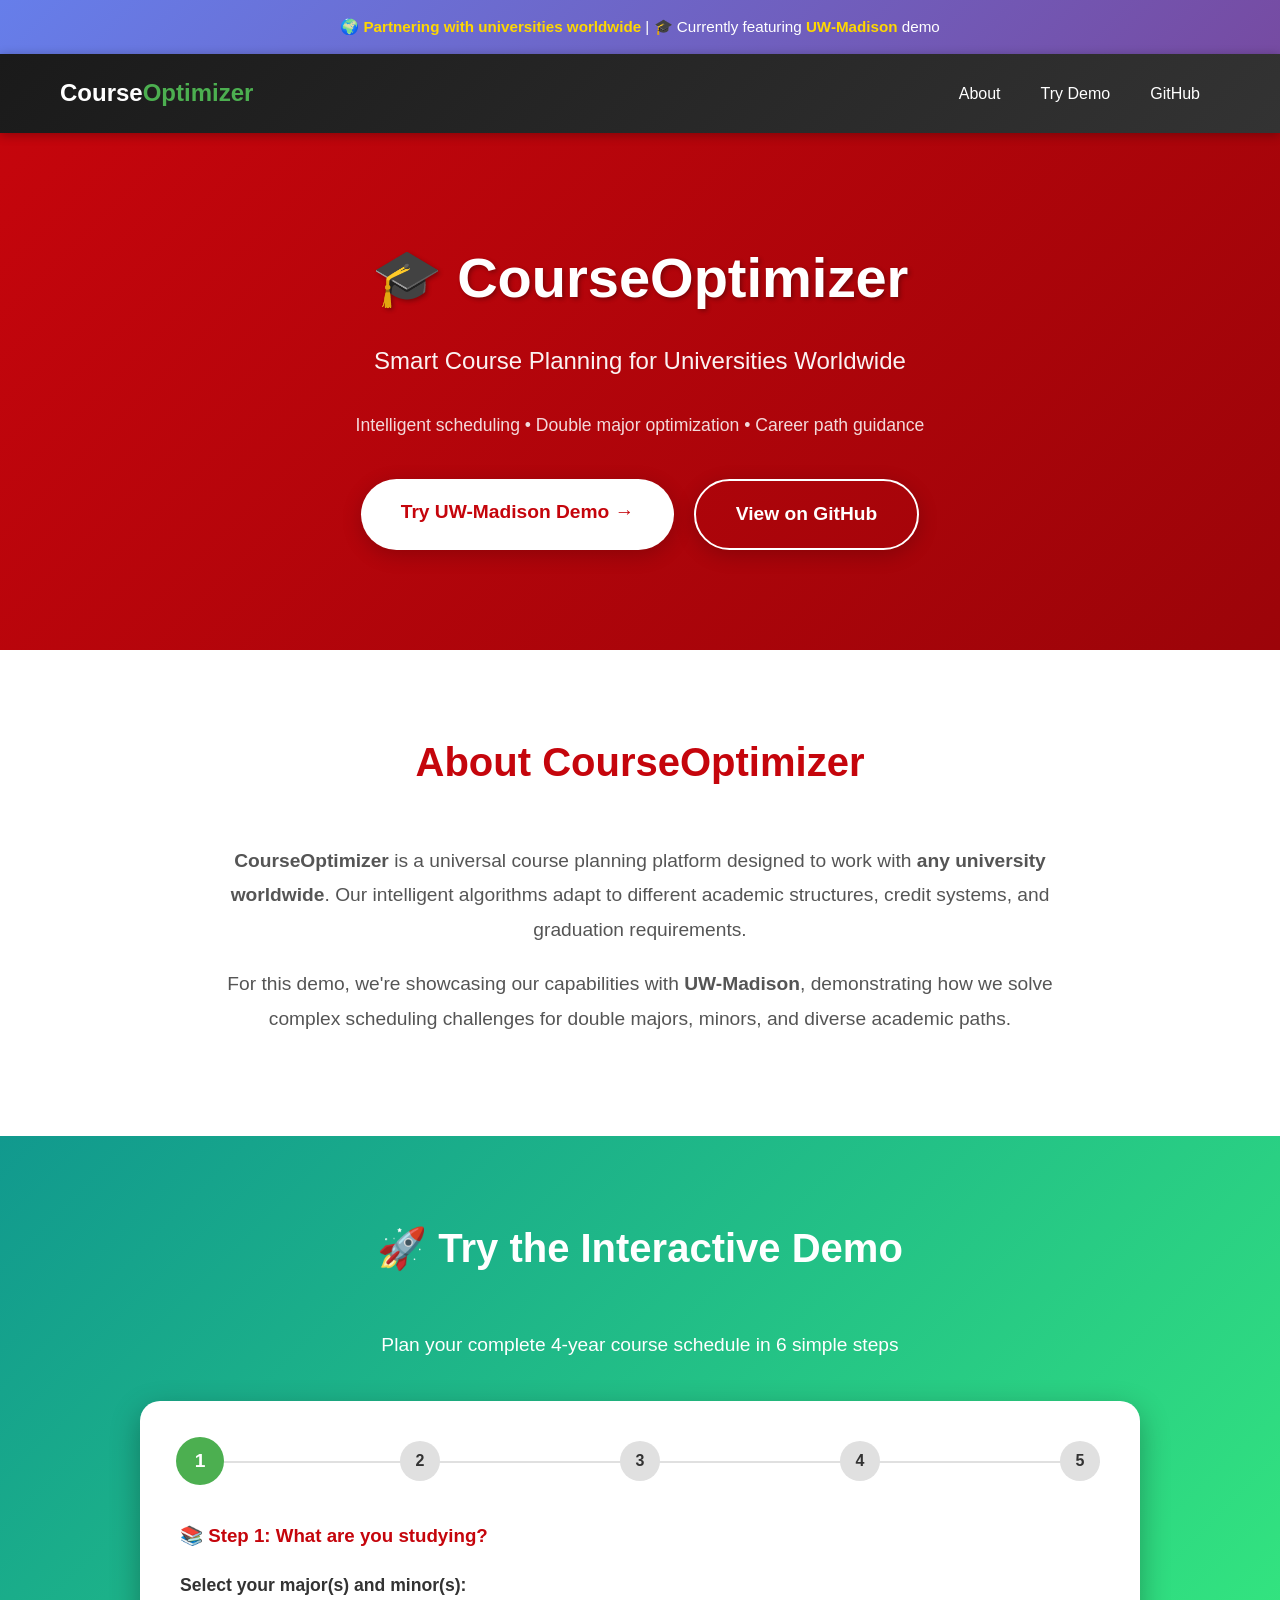
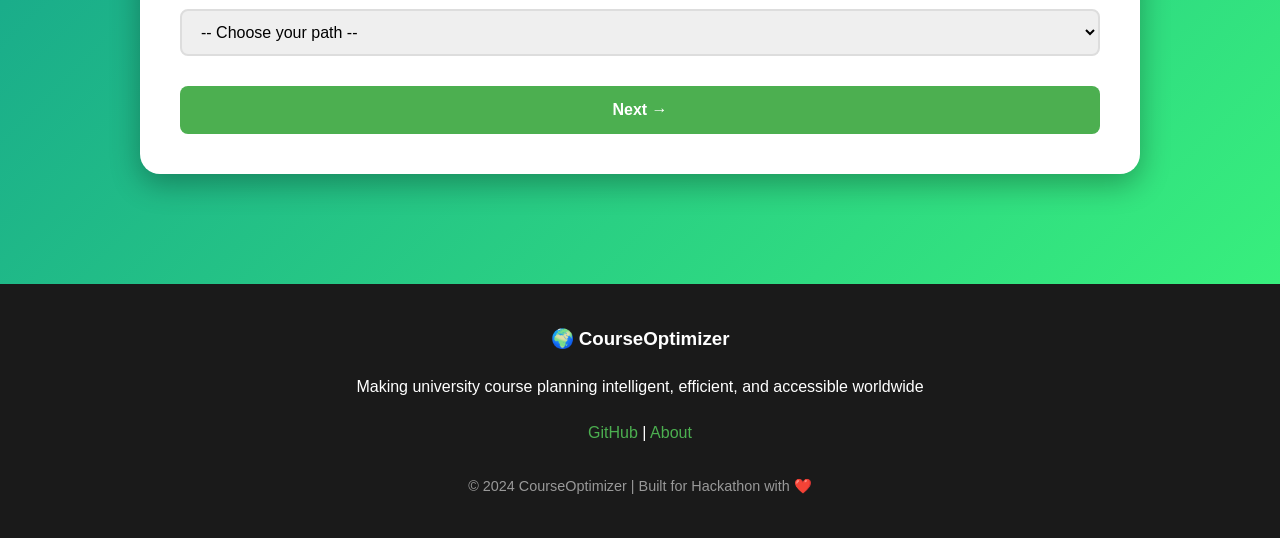
<file: docs/index.html>
<!DOCTYPE html>
<html lang="en">
<head>
    <meta charset="UTF-8">
    <meta name="viewport" content="width=device-width, initial-scale=1.0">
    <title>CourseOptimizer - Smart University Course Planning</title>
    <style>
        * {
            margin: 0;
            padding: 0;
            box-sizing: border-box;
        }

        body {
            font-family: 'Segoe UI', Tahoma, Geneva, Verdana, sans-serif;
            line-height: 1.6;
            color: #333;
        }

        /* Navigation Bar */
        nav {
            background: linear-gradient(135deg, #1a1a1a 0%, #333 100%);
            padding: 0;
            position: sticky;
            top: 0;
            z-index: 1000;
            box-shadow: 0 2px 10px rgba(0,0,0,0.3);
        }

        .nav-container {
            max-width: 1200px;
            margin: 0 auto;
            display: flex;
            justify-content: space-between;
            align-items: center;
            padding: 0 20px;
        }

        .nav-logo {
            color: white;
            font-size: 1.5em;
            font-weight: bold;
            padding: 20px 0;
        }

        .nav-logo span {
            color: #4CAF50;
        }

        .nav-menu {
            display: flex;
            list-style: none;
            gap: 0;
        }

        .nav-menu li {
            position: relative;
        }

        .nav-menu a {
            color: white;
            text-decoration: none;
            padding: 25px 20px;
            display: block;
            font-weight: 500;
            transition: all 0.3s;
        }

        .nav-menu a:hover {
            background: rgba(76, 175, 80, 0.2);
            color: #4CAF50;
        }

        /* Mobile Menu Toggle */
        .menu-toggle {
            display: none;
            background: none;
            border: none;
            color: white;
            font-size: 1.5em;
            cursor: pointer;
        }

        /* Banner Section */
        .banner {
            background: linear-gradient(135deg, #667eea 0%, #764ba2 100%);
            color: white;
            padding: 15px 0;
            text-align: center;
            font-size: 0.95em;
        }

        .banner strong {
            color: #ffd700;
        }

        /* Hero Section */
        .hero {
            background: linear-gradient(135deg, #c5050c 0%, #9c0409 100%);
            color: white;
            padding: 100px 20px;
            text-align: center;
        }

        .hero h1 {
            font-size: 3.5em;
            margin-bottom: 20px;
            text-shadow: 2px 2px 4px rgba(0,0,0,0.3);
        }

        .hero .tagline {
            font-size: 1.5em;
            margin-bottom: 30px;
            opacity: 0.95;
        }

        .hero .subtitle {
            font-size: 1.1em;
            margin-bottom: 40px;
            opacity: 0.85;
        }

        .cta-buttons {
            display: flex;
            gap: 20px;
            justify-content: center;
            flex-wrap: wrap;
        }

        .cta-button {
            background: white;
            color: #c5050c;
            padding: 18px 40px;
            font-size: 1.2em;
            border: none;
            border-radius: 50px;
            cursor: pointer;
            font-weight: bold;
            box-shadow: 0 5px 20px rgba(0,0,0,0.2);
            transition: all 0.3s;
            text-decoration: none;
            display: inline-block;
        }

        .cta-button:hover {
            transform: translateY(-3px);
            box-shadow: 0 8px 30px rgba(0,0,0,0.3);
        }

        .cta-button.secondary {
            background: transparent;
            color: white;
            border: 2px solid white;
        }

        .cta-button.secondary:hover {
            background: white;
            color: #c5050c;
        }

        /* Container */
        .container {
            max-width: 1200px;
            margin: 0 auto;
            padding: 0 20px;
        }

        /* Section Styles */
        section {
            padding: 80px 20px;
        }

        section h2 {
            font-size: 2.5em;
            text-align: center;
            margin-bottom: 50px;
            color: #c5050c;
        }

        /* Demo Section - ENHANCED */
        .demo {
            background: linear-gradient(135deg, #11998e 0%, #38ef7d 100%);
            color: white;
        }

        .demo h2 {
            color: white;
        }

        .demo-container {
            max-width: 1000px;
            margin: 0 auto;
        }

        .demo-form-wrapper {
            background: white;
            color: #333;
            padding: 40px;
            border-radius: 20px;
            box-shadow: 0 10px 30px rgba(0,0,0,0.3);
            margin-bottom: 30px;
        }

        .form-step {
            display: none;
        }

        .form-step.active {
            display: block;
            animation: slideIn 0.3s ease-out;
        }

        @keyframes slideIn {
            from {
                opacity: 0;
                transform: translateX(20px);
            }
            to {
                opacity: 1;
                transform: translateX(0);
            }
        }

        .step-indicator {
            display: flex;
            justify-content: space-between;
            margin-bottom: 40px;
            position: relative;
        }

        .step-indicator::before {
            content: '';
            position: absolute;
            top: 20px;
            left: 0;
            right: 0;
            height: 2px;
            background: #e0e0e0;
            z-index: 0;
        }

        .step-indicator .step {
            width: 40px;
            height: 40px;
            border-radius: 50%;
            background: #e0e0e0;
            display: flex;
            align-items: center;
            justify-content: center;
            font-weight: bold;
            position: relative;
            z-index: 1;
            transition: all 0.3s;
        }

        .step-indicator .step.active {
            background: #4CAF50;
            color: white;
            transform: scale(1.2);
        }

        .step-indicator .step.completed {
            background: #c5050c;
            color: white;
        }

        .form-group {
            margin-bottom: 25px;
        }

        .form-group label {
            display: block;
            font-weight: 600;
            margin-bottom: 10px;
            color: #333;
            font-size: 1.1em;
        }

        .form-group input,
        .form-group select {
            width: 100%;
            padding: 12px 15px;
            border: 2px solid #ddd;
            border-radius: 8px;
            font-size: 1em;
            transition: border-color 0.3s;
        }

        .form-group input:focus,
        .form-group select:focus {
            outline: none;
            border-color: #4CAF50;
        }

        .checkbox-group {
            display: grid;
            grid-template-columns: repeat(auto-fill, minmax(200px, 1fr));
            gap: 15px;
            margin-top: 15px;
        }

        .checkbox-item {
            display: flex;
            align-items: center;
            gap: 10px;
        }

        .checkbox-item input[type="checkbox"] {
            width: 20px;
            height: 20px;
            cursor: pointer;
        }

        .checkbox-item label {
            margin: 0;
            cursor: pointer;
            font-weight: normal;
        }

        .button-group {
            display: flex;
            gap: 15px;
            margin-top: 30px;
        }

        .btn {
            flex: 1;
            padding: 15px 30px;
            border: none;
            border-radius: 8px;
            font-size: 1em;
            font-weight: 600;
            cursor: pointer;
            transition: all 0.3s;
        }

        .btn-next {
            background: #4CAF50;
            color: white;
        }

        .btn-next:hover {
            background: #45a049;
            transform: translateY(-2px);
        }

        .btn-prev {
            background: #e0e0e0;
            color: #333;
        }

        .btn-prev:hover {
            background: #d0d0d0;
        }

        .btn-submit {
            background: #c5050c;
            color: white;
        }

        .btn-submit:hover {
            background: #9c0409;
            transform: translateY(-2px);
            box-shadow: 0 5px 15px rgba(197, 5, 12, 0.3);
        }

        /* Results Section */
        .results-container {
            display: none;
            background: white;
            color: #333;
            padding: 40px;
            border-radius: 20px;
            box-shadow: 0 10px 30px rgba(0,0,0,0.3);
        }

        .results-container.show {
            display: block;
            animation: fadeIn 0.5s;
        }

        @keyframes fadeIn {
            from {
                opacity: 0;
                transform: translateY(20px);
            }
            to {
                opacity: 1;
                transform: translateY(0);
            }
        }

        .summary-cards {
            display: grid;
            grid-template-columns: repeat(auto-fit, minmax(200px, 1fr));
            gap: 20px;
            margin-bottom: 40px;
        }

        .summary-card {
            background: linear-gradient(135deg, #667eea 0%, #764ba2 100%);
            color: white;
            padding: 25px;
            border-radius: 15px;
            text-align: center;
        }

        .summary-card .number {
            font-size: 2.5em;
            font-weight: bold;
            margin-bottom: 10px;
        }

        .summary-card .label {
            font-size: 0.95em;
            opacity: 0.9;
        }

        .schedule-grid {
            display: grid;
            grid-template-columns: repeat(2, 1fr);
            gap: 20px;
            margin-top: 30px;
        }

        .semester-card {
            background: #f9f9f9;
            border-radius: 15px;
            padding: 20px;
            border: 2px solid #e0e0e0;
            transition: all 0.3s;
        }

        .semester-card:hover {
            border-color: #4CAF50;
            transform: translateY(-3px);
            box-shadow: 0 5px 15px rgba(0,0,0,0.1);
        }

        .semester-header {
            background: #c5050c;
            color: white;
            padding: 12px;
            border-radius: 10px;
            text-align: center;
            font-weight: 600;
            margin-bottom: 15px;
        }

        .course-list {
            display: flex;
            flex-direction: column;
            gap: 10px;
        }

        .course-item {
            background: white;
            padding: 12px;
            border-radius: 8px;
            border-left: 4px solid #4CAF50;
            transition: transform 0.2s;
        }

        .course-item:hover {
            transform: translateX(5px);
        }

        .course-code {
            font-weight: 600;
            color: #333;
        }

        .course-name {
            font-size: 0.9em;
            color: #666;
        }

        .course-meta {
            font-size: 0.85em;
            color: #888;
            margin-top: 5px;
        }

        .semester-total {
            margin-top: 15px;
            padding-top: 15px;
            border-top: 2px solid #e0e0e0;
            font-weight: 600;
            text-align: center;
            color: #c5050c;
        }

        /* Responsive */
        @media (max-width: 768px) {
            .menu-toggle {
                display: block;
            }

            .nav-menu {
                display: none;
                flex-direction: column;
                position: absolute;
                top: 100%;
                left: 0;
                right: 0;
                background: #1a1a1a;
            }

            .nav-menu.active {
                display: flex;
            }

            .nav-menu a {
                border-bottom: 1px solid #333;
            }

            .hero h1 {
                font-size: 2.5em;
            }

            .schedule-grid {
                grid-template-columns: 1fr;
            }

            .button-group {
                flex-direction: column;
            }
        }

        /* Loading Animation */
        .loading {
            display: none;
            text-align: center;
            padding: 40px;
        }

        .loading.show {
            display: block;
        }

        .spinner {
            border: 4px solid rgba(255, 255, 255, 0.3);
            border-top: 4px solid white;
            border-radius: 50%;
            width: 50px;
            height: 50px;
            animation: spin 1s linear infinite;
            margin: 0 auto 20px;
        }

        @keyframes spin {
            0% { transform: rotate(0deg); }
            100% { transform: rotate(360deg); }
        }
    </style>
</head>
<body>

    <!-- Top Banner -->
    <div class="banner">
        🌍 <strong>Partnering with universities worldwide</strong> | 
        🎓 Currently featuring <strong>UW-Madison</strong> demo
    </div>

    <!-- Navigation Bar -->
    <nav>
        <div class="nav-container">
            <div class="nav-logo">
                Course<span>Optimizer</span>
            </div>
            <button class="menu-toggle" onclick="toggleMenu()">☰</button>
            <ul class="nav-menu" id="navMenu">
                <li><a href="#about">About</a></li>
                <li><a href="#demo">Try Demo</a></li>
                <li><a href="https://github.com/Sherry1247/CourseOptimer" target="_blank">GitHub</a></li>
            </ul>
        </div>
    </nav>

    <!-- Hero Section -->
    <div class="hero">
        <h1>🎓 CourseOptimizer</h1>
        <p class="tagline">Smart Course Planning for Universities Worldwide</p>
        <p class="subtitle">Intelligent scheduling • Double major optimization • Career path guidance</p>
        <div class="cta-buttons">
            <a href="#demo" class="cta-button">Try UW-Madison Demo →</a>
            <a href="https://github.com/Sherry1247/CourseOptimer" class="cta-button secondary">View on GitHub</a>
        </div>
    </div>

    <!-- About Section -->
    <section class="about" id="about">
        <div class="container">
            <h2>About CourseOptimizer</h2>
            <div style="max-width: 900px; margin: 0 auto; text-align: center;">
                <p style="font-size: 1.2em; line-height: 1.8; margin-bottom: 20px; color: #555;">
                    <strong>CourseOptimizer</strong> is a universal course planning platform designed to work with 
                    <strong>any university worldwide</strong>. Our intelligent algorithms adapt to different academic 
                    structures, credit systems, and graduation requirements.
                </p>
                <p style="font-size: 1.2em; line-height: 1.8; margin-bottom: 20px; color: #555;">
                    For this demo, we're showcasing our capabilities with <strong>UW-Madison</strong>, 
                    demonstrating how we solve complex scheduling challenges for double majors, 
                    minors, and diverse academic paths.
                </p>
            </div>
        </div>
    </section>

    <!-- Interactive Demo Section -->
    <section class="demo" id="demo">
        <div class="container">
            <h2>🚀 Try the Interactive Demo</h2>
            <p style="text-align: center; font-size: 1.2em; margin-bottom: 40px;">
                Plan your complete 4-year course schedule in 6 simple steps
            </p>

            <div class="demo-container">
                <!-- Multi-Step Form -->
                <div class="demo-form-wrapper" id="demoForm">
                    <!-- Step Indicator -->
                    <div class="step-indicator">
                        <div class="step active" id="indicator1">1</div>
                        <div class="step" id="indicator2">2</div>
                        <div class="step" id="indicator3">3</div>
                        <div class="step" id="indicator4">4</div>
                        <div class="step" id="indicator5">5</div>
                    </div>

                    <!-- Step 1: Major Selection -->
                    <div class="form-step active" id="step1">
                        <h3 style="margin-bottom: 20px; color: #c5050c;">📚 Step 1: What are you studying?</h3>
                        
                        <div class="form-group">
                            <label>Select your major(s) and minor(s):</label>
                            <select id="majorType" onchange="updateMajorFields()">
                                <option value="">-- Choose your path --</option>
                                <option value="single">Single Major</option>
                                <option value="double">Double Major</option>
                                <option value="major-minor">Major + Minor</option>
                            </select>
                        </div>

                        <div id="majorFields" style="display: none;">
                            <div class="form-group">
                                <label>Primary Major:</label>
                                <select id="major1">
                                    <option value="">-- Select --</option>
                                    <option value="Computer Sciences">Computer Sciences</option>
                                    <option value="Economics">Economics</option>
                                    <option value="Mathematics">Mathematics</option>
                                    <option value="Data Science">Data Science</option>
                                    <option value="Business">Business</option>
                                </select>
                            </div>

                            <div class="form-group" id="major2Field" style="display: none;">
                                <label>Second Major / Minor:</label>
                                <select id="major2">
                                    <option value="">-- Select --</option>
                                    <option value="Computer Sciences">Computer Sciences</option>
                                    <option value="Economics">Economics</option>
                                    <option value="Mathematics">Mathematics</option>
                                    <option value="Data Science">Data Science</option>
                                    <option value="Business">Business</option>
                                </select>
                            </div>
                        </div>

                        <div class="button-group">
                            <button class="btn btn-next" onclick="nextStep()">Next →</button>
                        </div>
                    </div>

                    <!-- Step 2: Timeline -->
                    <div class="form-step" id="step2">
                        <h3 style="margin-bottom: 20px; color: #c5050c;">⏰ Step 2: What's your timeline?</h3>
                        
                        <div class="form-group">
                            <label>How many years do you plan to graduate in?</label>
                            <select id="years">
                                <option value="3">3 Years (Accelerated)</option>
                                <option value="4" selected>4 Years (Standard)</option>
                                <option value="5">5 Years (Extended)</option>
                            </select>
                        </div>

                        <div class="form-group">
                            <label>Starting semester:</label>
                            <select id="startSemester">
                                <option value="Fall 2024">Fall 2024</option>
                                <option value="Spring 2025">Spring 2025</option>
                                <option value="Fall 2025">Fall 2025</option>
                            </select>
                        </div>

                        <div class="button-group">
                            <button class="btn btn-prev" onclick="prevStep()">← Back</button>
                            <button class="btn btn-next" onclick="nextStep()">Next →</button>
                        </div>
                    </div>

                    <!-- Step 3: Current Credits -->
                    <div class="form-step" id="step3">
                        <h3 style="margin-bottom: 20px; color: #c5050c;">🎓 Step 3: What credits do you have?</h3>
                        
                        <div class="form-group">
                            <label>Current academic standing:</label>
                            <select id="standing">
                                <option value="0">Freshman (0 credits)</option>
                                <option value="30">Sophomore (30+ credits)</option>
                                <option value="60">Junior (60+ credits)</option>
                                <option value="90">Senior (90+ credits)</option>
                            </select>
                        </div>

                        <div class="form-group">
                            <label>Exact number of completed credits:</label>
                            <input type="number" id="currentCredits" min="0" max="150" value="0" placeholder="0">
                        </div>

                        <div class="button-group">
                            <button class="btn btn-prev" onclick="prevStep()">← Back</button>
                            <button class="btn btn-next" onclick="nextStep()">Next →</button>
                        </div>
                    </div>

                   

                    <!-- Step 5: Goals & Preferences -->
                    <div class="form-step" id="step4">
                        <h3 style="margin-bottom: 20px; color: #c5050c;">🎯 Step 5: What are your goals?</h3>
                        
                        <div class="form-group">
                            <label>Target GPA:</label>
                            <input type="number" id="targetGPA" min="2.0" max="4.0" step="0.1" value="3.5" placeholder="3.5">
                        </div>

                        <div class="form-group">
                            <label>Maximum credits per semester:</label>
                            <select id="maxCredits">
                                <option value="12">12 credits (Light load)</option>
                                <option value="15" selected>15 credits (Standard)</option>
                                <option value="18">18 credits (Heavy load)</option>
                            </select>
                        </div>

                        <div class="form-group">
                            <label>Preferred course difficulty:</label>
                            <select id="difficulty">
                                <option value="easy">Easy (Chill schedule)</option>
                                <option value="balanced" selected>Balanced (Recommended)</option>
                                <option value="challenging">Challenging (Ambitious)</option>
                            </select>
                        </div>

                        <div class="button-group">
                            <button class="btn btn-prev" onclick="prevStep()">← Back</button>
                            <button class="btn btn-next" onclick="nextStep()">Next →</button>
                        </div>
                    </div>

                    <!-- Step 6: Additional Preferences -->
                    <div class="form-step" id="step5">
                        <h3 style="margin-bottom: 20px; color: #c5050c;">⚙️ Step 6: Any preferences?</h3>
                        
                        <div class="checkbox-group">
                            <div class="checkbox-item">
                                <input type="checkbox" id="avoid8am">
                                <label for="avoid8am">🌅 Avoid 8am classes</label>
                            </div>
                            <div class="checkbox-item">
                                <input type="checkbox" id="prioritizeRating">
                                <label for="prioritizeRating">⭐ Prioritize highly-rated professors</label>
                            </div>
                            <div class="checkbox-item">
                                <input type="checkbox" id="prioritizeARate">
                                <label for="prioritizeARate">📊 Focus on courses with high A rates</label>
                            </div>
                        </div>

                        <div class="button-group">
                            <button class="btn btn-prev" onclick="prevStep()">← Back</button>
                            <button class="btn btn-submit" onclick="generateSchedule()">🚀 Generate My Schedule</button>

                        </div>
                    </div>
                </div>

                <!-- Loading State -->
                <div class="loading" id="loadingState">
                    <div class="spinner"></div>
                    <h3>Generating your optimal course plan...</h3>
                    <p>Analyzing prerequisites, balancing difficulty, and optimizing your schedule</p>
                </div>

                <!-- Results Display -->
                <div class="results-container" id="resultsContainer">
                    <h3 style="margin-bottom: 30px; color: #c5050c; text-align: center;">
                        🎉 Your Personalized 4-Year Plan
                    </h3>

                    <!-- Summary Cards -->
                    <div class="summary-cards">
                        <div class="summary-card">
                            <div class="number" id="totalCredits">120</div>
                            <div class="label">Total Credits</div>
                        </div>
                        <div class="summary-card">
                            <div class="number" id="avgCredits">15</div>
                            <div class="label">Avg Credits/Semester</div>
                        </div>
                        <div class="summary-card">
                            <div class="number" id="overlapCourses">4</div>
                            <div class="label">Overlapping Courses</div>
                        </div>
                        <div class="summary-card">
                            <div class="number" id="savedCredits">12</div>
                            <div class="label">Credits Saved</div>
                        </div>
                    </div>

                    <!-- Schedule Grid -->
                    <div class="schedule-grid" id="scheduleGrid">
                        <!-- Will be populated by JavaScript -->
                    </div>

                    <div style="text-align: center; margin-top: 40px;">
                        <button class="btn btn-submit" onclick="resetForm()">
                            ← Start Over
                        </button>
                        <button class="btn btn-next" onclick="downloadSchedule()" style="margin-left: 15px;">
                            📥 Download Schedule
                        </button>
                    </div>
                </div>
            </div>
        </div>
    </section>

    <!-- Footer -->
    <footer style="background: #1a1a1a; color: white; text-align: center; padding: 40px 20px;">
        <div class="container">
            <h3>🌍 CourseOptimizer</h3>
            <p style="margin: 20px 0;">
                Making university course planning intelligent, efficient, and accessible worldwide
            </p>
            <p>
                <a href="https://github.com/Sherry1247/CourseOptimer" target="_blank" style="color: #4CAF50; text-decoration: none;">
                    GitHub
                </a> | 
                <a href="#about" style="color: #4CAF50; text-decoration: none;">About</a>
            </p>
            <p style="margin-top: 30px; font-size: 0.9em; color: #999;">
                © 2024 CourseOptimizer | Built for Hackathon with ❤️
            </p>
        </div>
    </footer>

    <script>
        let currentStep = 1;
        const totalSteps = 5;

        // Mobile menu toggle
        function toggleMenu() {
            const menu = document.getElementById('navMenu');
            menu.classList.toggle('active');
        }

        // Update major fields based on selection
        function updateMajorFields() {
            const majorType = document.getElementById('majorType').value;
            const majorFields = document.getElementById('majorFields');
            const major2Field = document.getElementById('major2Field');

            if (majorType) {
                majorFields.style.display = 'block';
                if (majorType === 'double' || majorType === 'major-minor') {
                    major2Field.style.display = 'block';
                } else {
                    major2Field.style.display = 'none';
                }
            } else {
                majorFields.style.display = 'none';
            }
        }

        // Navigation functions
        function nextStep() {
            if (currentStep < totalSteps) {
                // Hide current step
                document.getElementById('step' + currentStep).classList.remove('active');
                document.getElementById('indicator' + currentStep).classList.remove('active');
                document.getElementById('indicator' + currentStep).classList.add('completed');

                // Show next step
                currentStep++;
                document.getElementById('step' + currentStep).classList.add('active');
                document.getElementById('indicator' + currentStep).classList.add('active');
            }
        }

        function prevStep() {
            if (currentStep > 1) {
                // Hide current step
                document.getElementById('step' + currentStep).classList.remove('active');
                document.getElementById('indicator' + currentStep).classList.remove('active');

                // Show previous step
                currentStep--;
                document.getElementById('step' + currentStep).classList.add('active');
                document.getElementById('indicator' + currentStep).classList.add('active');
                document.getElementById('indicator' + currentStep).classList.remove('completed');
            }
        }

        // Generate schedule
async function generateSchedule() {

    const majorMap = {
        "Computer Sciences": "CS",
        "Mathematics": "MATH",
        "Data Science": "DS",
        "Economics": "ECON",
        "Business": "BUSINESS"
    };

    const formData = {
        majorType: document.getElementById('majorType').value,
        major1: majorMap[ document.getElementById('major1').value ] || "",
        major2: majorMap[ document.getElementById('major2').value ] || "",
        targetGPA: parseFloat(document.getElementById('targetGPA').value),
        maxCredits: parseInt(document.getElementById('maxCredits').value),
        avoid8am: document.getElementById('avoid8am').checked,
        prioritizeGPA: document.getElementById('prioritizeRating').checked,
        balanceDifficulty: document.getElementById('difficulty').value === 'balanced',
        careerGoal: "industry",
        completedCourses: []
    };

    document.getElementById('demoForm').style.display = 'none';
    document.getElementById('loadingState').classList.add('show');

    try {
        const response = await fetch("http://localhost:8080/generate-plan", {
            method: "POST",
            headers: { "Content-Type": "application/json" },
            body: JSON.stringify(formData)
        });

        const plan = await response.json();
        document.getElementById('loadingState').classList.remove('show');

        showBackendPlan(plan);

    } catch (err) {
        console.error("Error calling backend:", err);
        alert("Backend error: " + err);
    }
}


        function showBackendPlan(plan) {
    const grid = document.getElementById("scheduleGrid");
    grid.innerHTML = "";

    plan.forEach(semester => {
        const card = document.createElement('div');
        card.className = 'semester-card';

        const header = document.createElement('div');
        header.className = 'semester-header';
        header.textContent = semester.label;
        card.appendChild(header);

        const list = document.createElement('div');
        list.className = 'course-list';

        let totalCredits = 0;

        semester.courses.forEach(c => {
            const item = document.createElement('div');
            item.className = 'course-item';
            item.innerHTML = `
                <div class="course-code">${c.id}</div>
                <div class="course-name">${c.name}</div>
                <div class="course-meta">${c.credits} credits</div>
            `;
            list.appendChild(item);
            totalCredits += c.credits;
        });

        card.appendChild(list);

        const total = document.createElement('div');
        total.className = "semester-total";
        total.textContent = `Total: ${totalCredits} credits`;
        card.appendChild(total);

        grid.appendChild(card);
    });

    document.getElementById("resultsContainer").classList.add("show");
}

        


        function createSemesterCard(semester) {
            const card = document.createElement('div');
            card.className = 'semester-card';

            const header = document.createElement('div');
            header.className = 'semester-header';
            header.textContent = semester.name;
            card.appendChild(header);

            const courseList = document.createElement('div');
            courseList.className = 'course-list';

            let totalCredits = 0;
            semester.courses.forEach(course => {
                const courseItem = document.createElement('div');
                courseItem.className = 'course-item';
                courseItem.innerHTML = `
                    <div class="course-code">${course.code}</div>
                    <div class="course-name">${course.name}</div>
                    <div class="course-meta">${course.credits} credits • ⭐ ${course.rating}</div>
                `;
                courseList.appendChild(courseItem);
                totalCredits += course.credits;
            });

            card.appendChild(courseList);

            const total = document.createElement('div');
            total.className = 'semester-total';
            total.textContent = `Total: ${totalCredits} credits`;
            card.appendChild(total);

            return card;
        }

        function resetForm() {
            currentStep = 1;
            document.getElementById('resultsContainer').classList.remove('show');
            document.getElementById('demoForm').style.display = 'block';
            
            // Reset all steps
            for (let i = 1; i <= totalSteps; i++) {
                document.getElementById('step' + i).classList.remove('active');
                document.getElementById('indicator' + i).classList.remove('active', 'completed');
            }
            document.getElementById('step1').classList.add('active');
            document.getElementById('indicator1').classList.add('active');
        }

        function downloadSchedule() {
            alert('Download feature coming soon! You can take a screenshot for now.');
        }

        // Smooth scroll
        document.querySelectorAll('a[href^="#"]').forEach(anchor => {
            anchor.addEventListener('click', function (e) {
                e.preventDefault();
                const target = document.querySelector(this.getAttribute('href'));
                if (target) {
                    target.scrollIntoView({
                        behavior: 'smooth',
                        block: 'start'
                    });
                    document.getElementById('navMenu').classList.remove('active');
                }
            });
        });
    </script>

</body>
</html>
</file>
